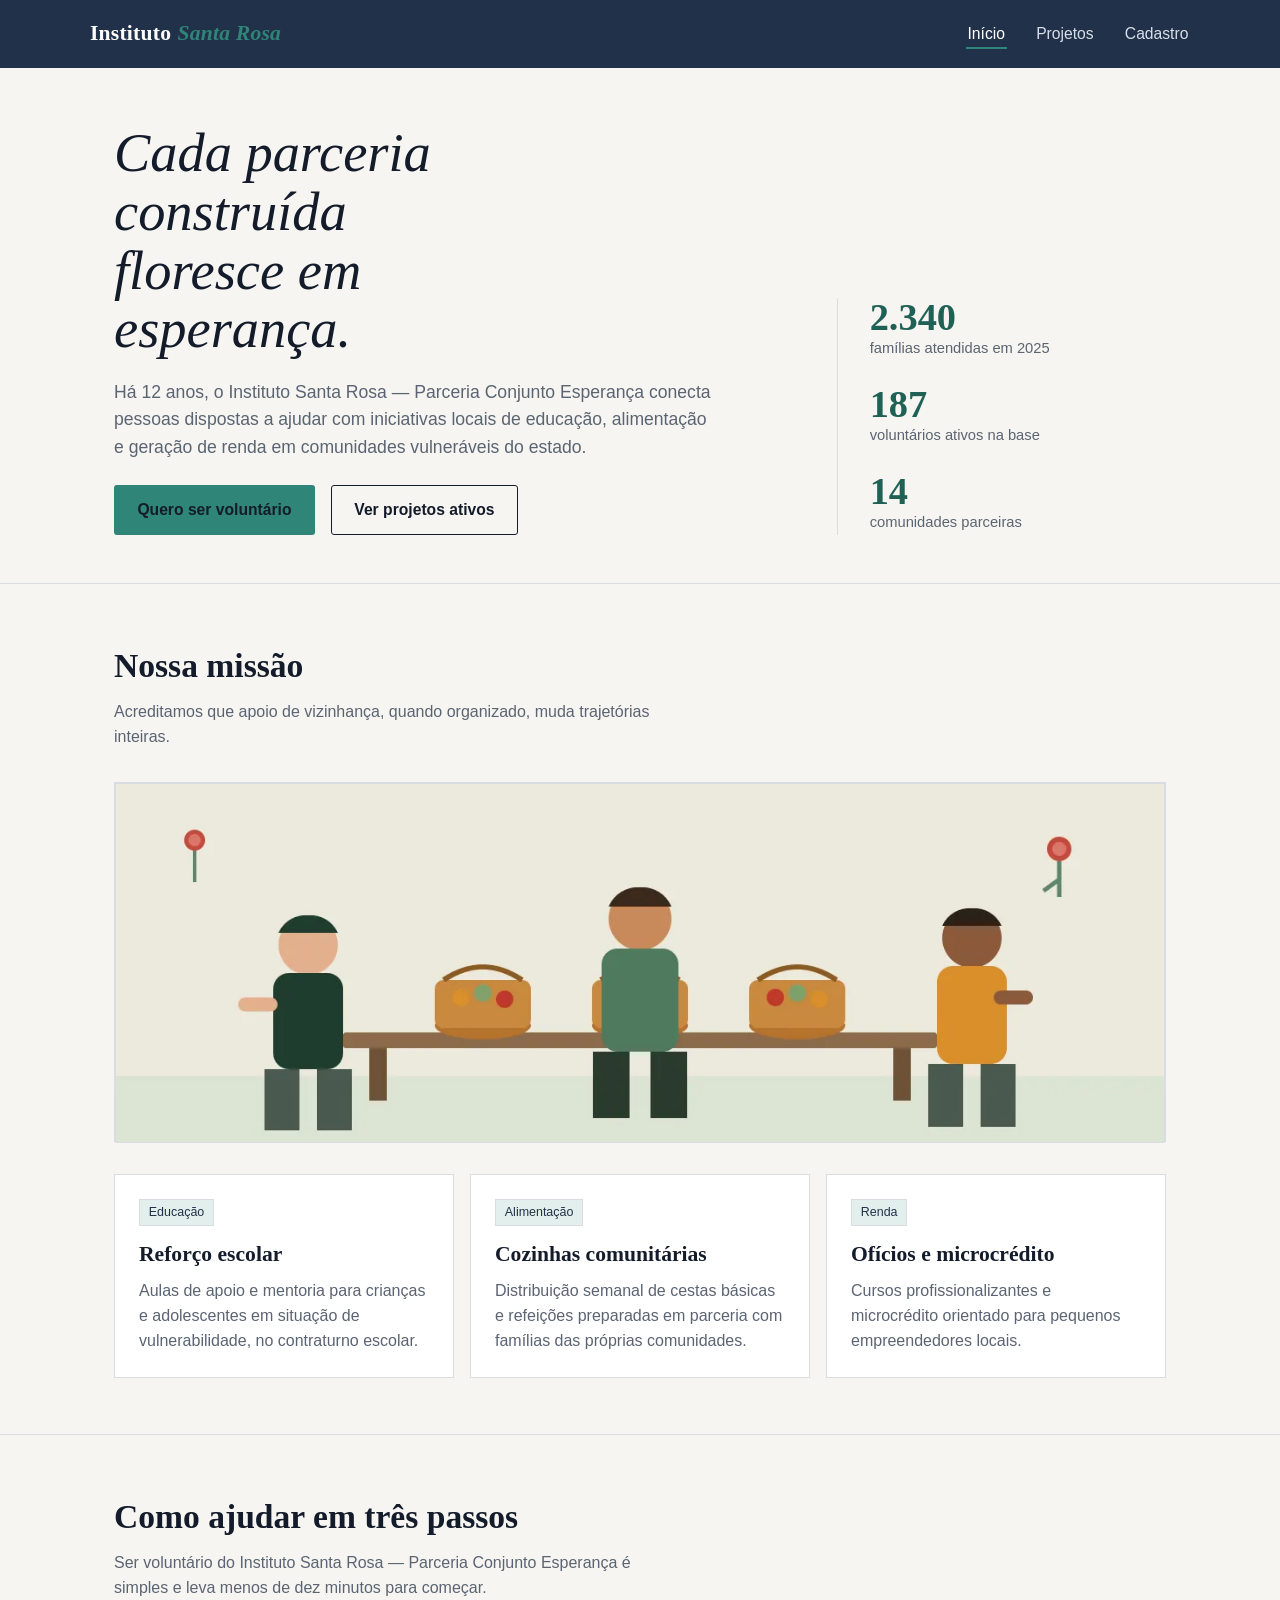
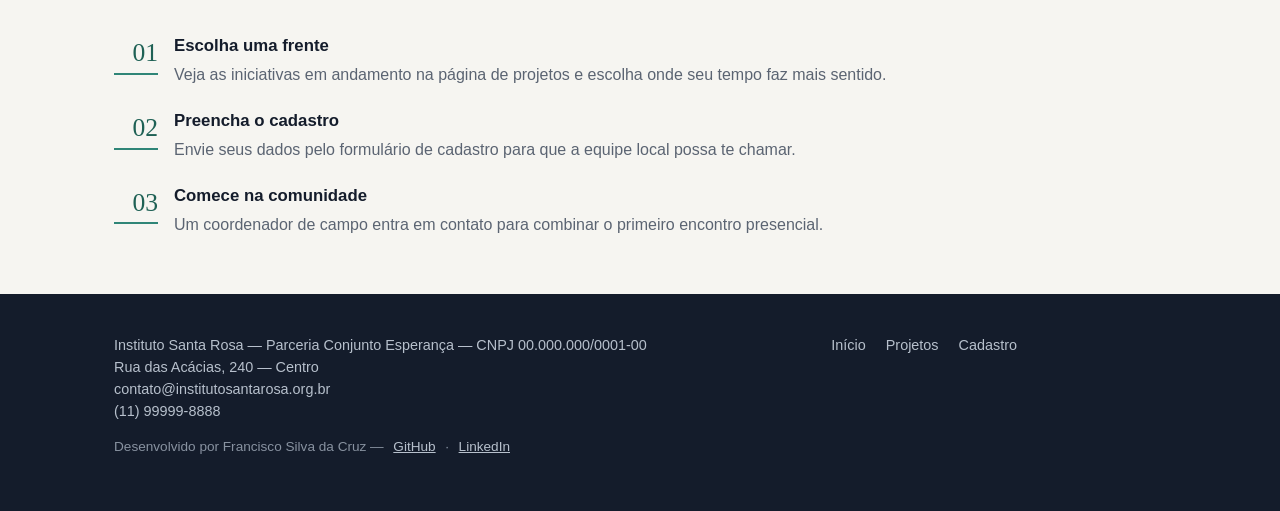
<file: Index.html>
<!DOCTYPE html>
<html lang="pt-BR">
<head>
<meta charset="UTF-8">
<meta name="viewport" content="width=device-width, initial-scale=1.0">
<title>Instituto Santa Rosa — plantando esperança</title>
<meta name="description" content="Instituto Santa Rosa — Parceria Conjunto Esperança é uma ONG que conecta apoiadores e voluntários a iniciativas solidárias em comunidades vulneráveis.">
<link rel="preconnect" href="https://fonts.googleapis.com">
<link href="https://fonts.googleapis.com/css2?family=Fraunces:ital,wght@0,500;0,600;1,500&family=Work+Sans:wght@400;500;600&display=swap" rel="stylesheet">
<link rel="stylesheet" href="style.css">
</head>
<body>

<header class="site-header">
  <div class="header-inner">
    <a href="index.html" class="brand">Instituto <span>Santa Rosa</span></a>
    <nav class="main-nav" aria-label="Navegação principal">
      <ul>
        <li><a href="index.html" aria-current="page">Início</a></li>
        <li><a href="projetos.html">Projetos</a></li>
        <li><a href="cadastro.html">Cadastro</a></li>
      </ul>
    </nav>
  </div>
</header>

<main>

  <section class="hero">
    <div class="wrap hero-grid">
      <div>
        <h1>Cada parceria construída floresce em esperança.</h1>
        <p class="lede">Há 12 anos, o Instituto Santa Rosa — Parceria Conjunto Esperança conecta pessoas dispostas a ajudar com iniciativas locais de educação, alimentação e geração de renda em comunidades vulneráveis do estado.</p>
        <div class="hero-actions">
          <a href="cadastro.html" class="btn btn-primary">Quero ser voluntário</a>
          <a href="projetos.html" class="btn btn-outline">Ver projetos ativos</a>
        </div>
      </div>
      <div class="stats">
        <div class="stat"><b>2.340</b><span>famílias atendidas em 2025</span></div>
        <div class="stat"><b>187</b><span>voluntários ativos na base</span></div>
        <div class="stat"><b>14</b><span>comunidades parceiras</span></div>
      </div>
    </div>
  </section>

  <section id="missao">
    <div class="wrap">
      <div class="section-head">
        <h2>Nossa missão</h2>
        <p>Acreditamos que apoio de vizinhança, quando organizado, muda trajetórias inteiras.</p>
      </div>
      <picture>
        <source srcset="images/comunidade.webp" type="image/webp">
        <img class="institutional-img" src="images/comunidade.jpg"
             alt="Ilustração de voluntários do Instituto Santa Rosa organizando cestas básicas em uma mesa comunitária">
      </picture>
      <div class="card-grid">
        <article class="card">
          <span class="tag">Educação</span>
          <h3>Reforço escolar</h3>
          <p>Aulas de apoio e mentoria para crianças e adolescentes em situação de vulnerabilidade, no contraturno escolar.</p>
        </article>
        <article class="card">
          <span class="tag">Alimentação</span>
          <h3>Cozinhas comunitárias</h3>
          <p>Distribuição semanal de cestas básicas e refeições preparadas em parceria com famílias das próprias comunidades.</p>
        </article>
        <article class="card">
          <span class="tag">Renda</span>
          <h3>Ofícios e microcrédito</h3>
          <p>Cursos profissionalizantes e microcrédito orientado para pequenos empreendedores locais.</p>
        </article>
      </div>
    </div>
  </section>

  <section id="como-ajudar">
    <div class="wrap">
      <div class="section-head">
        <h2>Como ajudar em três passos</h2>
        <p>Ser voluntário do Instituto Santa Rosa — Parceria Conjunto Esperança é simples e leva menos de dez minutos para começar.</p>
      </div>
      <ol class="steps">
        <li>
          <span class="num">01</span>
          <div>
            <h3>Escolha uma frente</h3>
            <p>Veja as iniciativas em andamento na página de projetos e escolha onde seu tempo faz mais sentido.</p>
          </div>
        </li>
        <li>
          <span class="num">02</span>
          <div>
            <h3>Preencha o cadastro</h3>
            <p>Envie seus dados pelo formulário de cadastro para que a equipe local possa te chamar.</p>
          </div>
        </li>
        <li>
          <span class="num">03</span>
          <div>
            <h3>Comece na comunidade</h3>
            <p>Um coordenador de campo entra em contato para combinar o primeiro encontro presencial.</p>
          </div>
        </li>
      </ol>
    </div>
  </section>

</main>

<footer class="site-footer">
  <div class="wrap footer-grid">
    <address>
      Instituto Santa Rosa — Parceria Conjunto Esperança — CNPJ 00.000.000/0001-00<br>
      Rua das Acácias, 240 — Centro<br>
      <a href="mailto:contato@institutosantarosa.org.br">contato@institutosantarosa.org.br</a><br>
      <a href="tel:+5511999998888">(11) 99999-8888</a>
    </address>
    <nav aria-label="Navegação do rodapé">
      <ul>
        <li><a href="index.html">Início</a></li>
        <li><a href="projetos.html">Projetos</a></li>
        <li><a href="cadastro.html">Cadastro</a></li>
      </ul>
    </nav>
  </div>
  <div class="wrap">
    <p class="footer-credit">Desenvolvido por Francisco Silva da Cruz —
      <a href="https://github.com/francisco-cruz2?tab=repositories" target="_blank" rel="noopener noreferrer">GitHub</a> ·
      <a href="https://www.linkedin.com/in/francisco-silva-da-cruz-501581310" target="_blank" rel="noopener noreferrer">LinkedIn</a>
    </p>
  </div>
</footer>

</body>
</html>
</file>
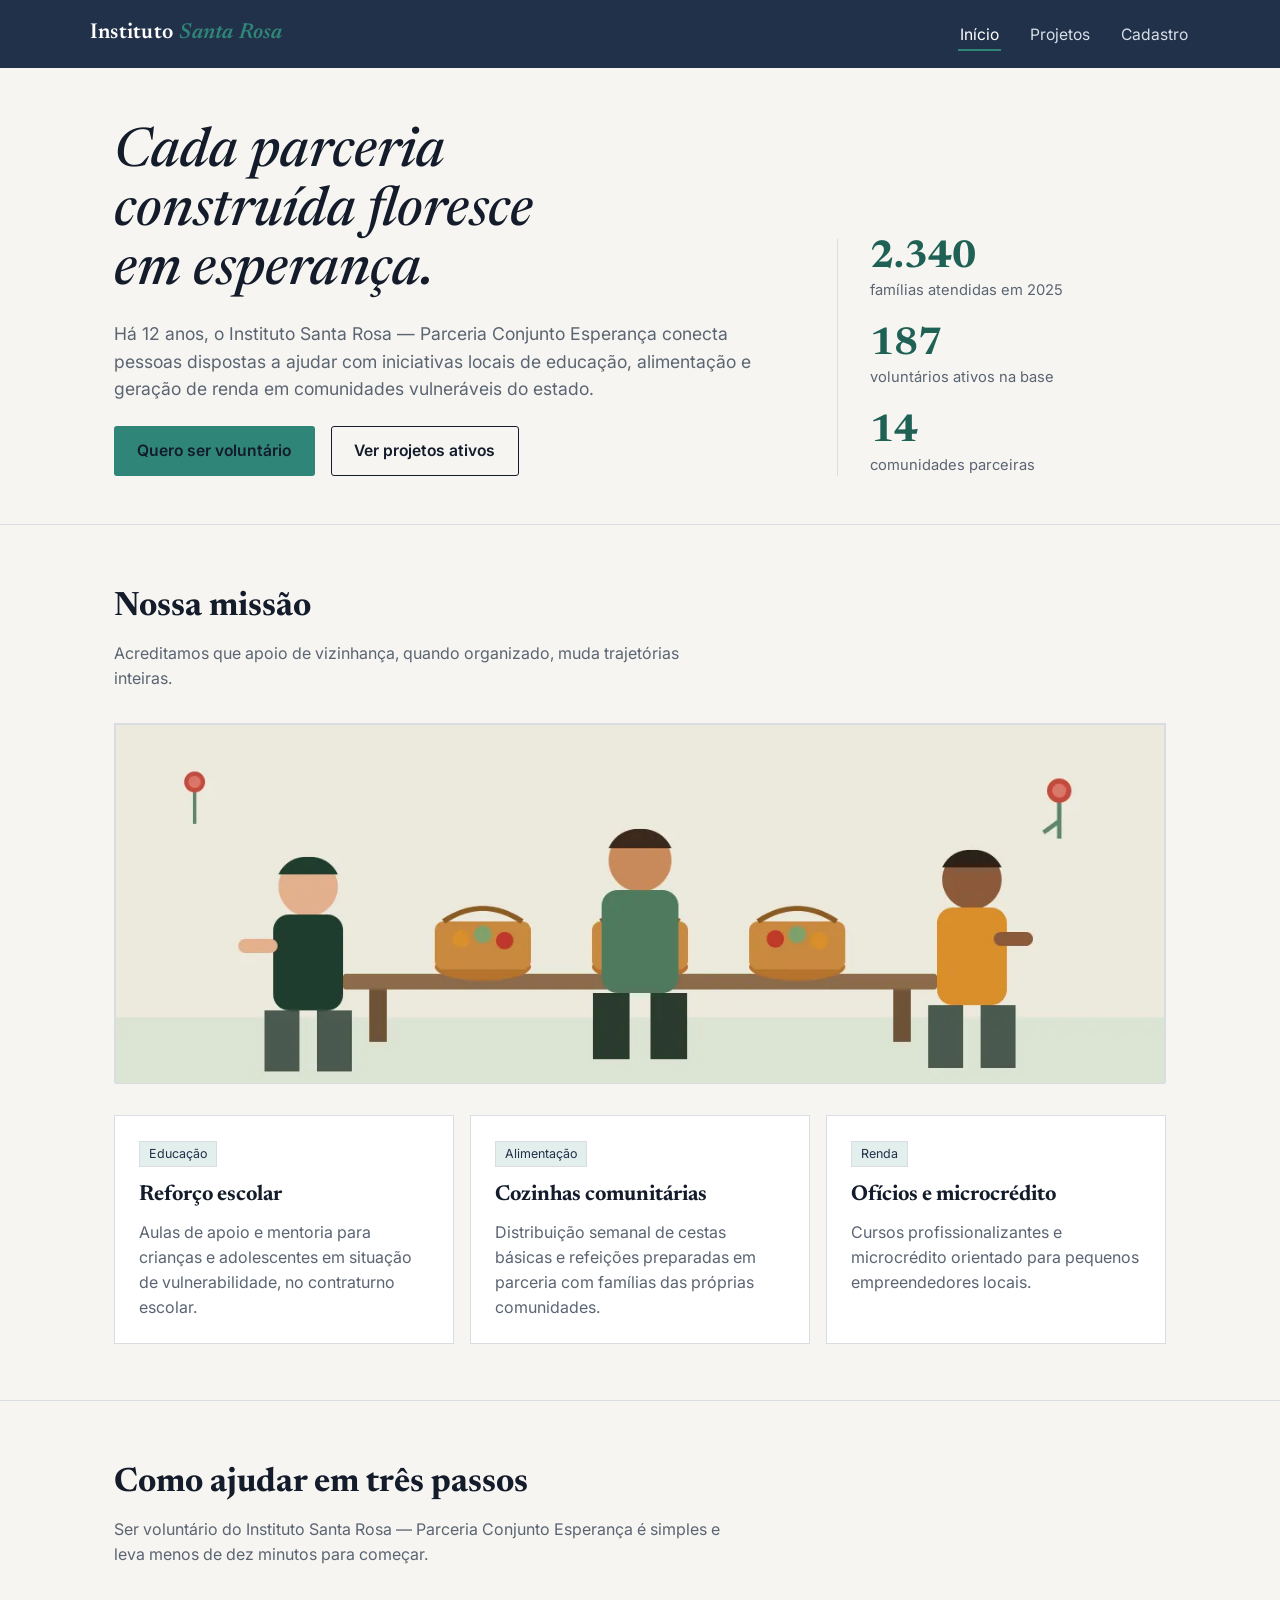
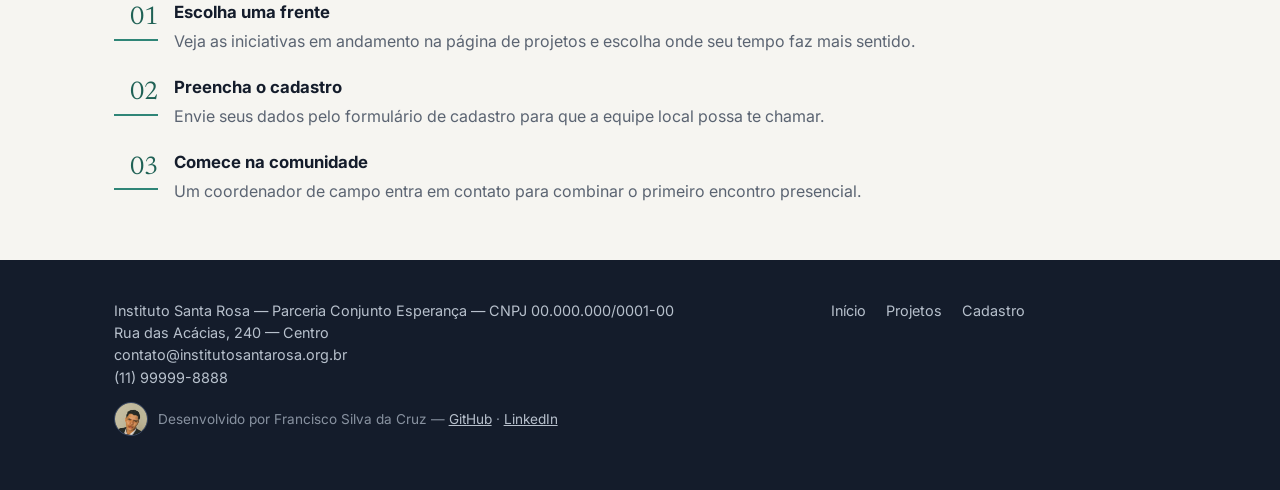
<file: index.html>
<!DOCTYPE html>
<html lang="pt-BR">
<head>
<meta charset="UTF-8">
<meta name="viewport" content="width=device-width, initial-scale=1.0">
<title>Instituto Santa Rosa — plantando esperança</title>
<meta name="description" content="Instituto Santa Rosa — Parceria Conjunto Esperança é uma ONG que conecta apoiadores e voluntários a iniciativas solidárias em comunidades vulneráveis.">
<link rel="preconnect" href="https://fonts.googleapis.com">
<link href="https://fonts.googleapis.com/css2?family=Newsreader:ital,wght@0,500;0,600;1,500;1,600&family=Inter:wght@400;500;600;700&display=swap" rel="stylesheet">
<link rel="stylesheet" href="style.css">
</head>
<body>

<header class="site-header">
  <div class="header-inner">
    <a href="index.html" class="brand">Instituto <span>Santa Rosa</span></a>
    <button class="nav-toggle" id="nav-toggle" type="button" aria-expanded="false" aria-controls="main-nav" aria-label="Abrir menu de navegação">
      <span></span><span></span><span></span>
    </button>
    <nav class="main-nav" id="main-nav" aria-label="Navegação principal">
      <ul>
        <li><a href="index.html" aria-current="page">Início</a></li>
        <li class="has-dropdown">
          <a href="projetos.html">Projetos</a>
          <ul class="dropdown">
            <li><a href="projetos.html#educacao">Educação</a></li>
            <li><a href="projetos.html#alimentacao">Alimentação</a></li>
            <li><a href="projetos.html#renda">Geração de renda</a></li>
          </ul>
        </li>
        <li><a href="cadastro.html">Cadastro</a></li>
      </ul>
    </nav>
  </div>
</header>

<main>

  <section class="hero">
    <div class="wrap hero-grid">
      <div>
        <h1>Cada parceria construída floresce em esperança.</h1>
        <p class="lede">Há 12 anos, o Instituto Santa Rosa — Parceria Conjunto Esperança conecta pessoas dispostas a ajudar com iniciativas locais de educação, alimentação e geração de renda em comunidades vulneráveis do estado.</p>
        <div class="hero-actions">
          <a href="cadastro.html" class="btn btn-primary">Quero ser voluntário</a>
          <a href="projetos.html" class="btn btn-outline">Ver projetos ativos</a>
        </div>
      </div>
      <div class="stats">
        <div class="stat"><b>2.340</b><span>famílias atendidas em 2025</span></div>
        <div class="stat"><b>187</b><span>voluntários ativos na base</span></div>
        <div class="stat"><b>14</b><span>comunidades parceiras</span></div>
      </div>
    </div>
  </section>

  <section id="missao">
    <div class="wrap">
      <div class="section-head">
        <h2>Nossa missão</h2>
        <p>Acreditamos que apoio de vizinhança, quando organizado, muda trajetórias inteiras.</p>
      </div>
      <picture>
        <source srcset="images/comunidade.webp" type="image/webp">
        <img class="institutional-img" src="images/comunidade.jpg"
             alt="Ilustração de voluntários do Instituto Santa Rosa organizando cestas básicas em uma mesa comunitária">
      </picture>
      <div class="card-grid">
        <article class="card">
          <span class="tag">Educação</span>
          <h3>Reforço escolar</h3>
          <p>Aulas de apoio e mentoria para crianças e adolescentes em situação de vulnerabilidade, no contraturno escolar.</p>
        </article>
        <article class="card">
          <span class="tag">Alimentação</span>
          <h3>Cozinhas comunitárias</h3>
          <p>Distribuição semanal de cestas básicas e refeições preparadas em parceria com famílias das próprias comunidades.</p>
        </article>
        <article class="card">
          <span class="tag">Renda</span>
          <h3>Ofícios e microcrédito</h3>
          <p>Cursos profissionalizantes e microcrédito orientado para pequenos empreendedores locais.</p>
        </article>
      </div>
    </div>
  </section>

  <section id="como-ajudar">
    <div class="wrap">
      <div class="section-head">
        <h2>Como ajudar em três passos</h2>
        <p>Ser voluntário do Instituto Santa Rosa — Parceria Conjunto Esperança é simples e leva menos de dez minutos para começar.</p>
      </div>
      <ol class="steps">
        <li>
          <span class="num">01</span>
          <div>
            <h3>Escolha uma frente</h3>
            <p>Veja as iniciativas em andamento na página de projetos e escolha onde seu tempo faz mais sentido.</p>
          </div>
        </li>
        <li>
          <span class="num">02</span>
          <div>
            <h3>Preencha o cadastro</h3>
            <p>Envie seus dados pelo formulário de cadastro para que a equipe local possa te chamar.</p>
          </div>
        </li>
        <li>
          <span class="num">03</span>
          <div>
            <h3>Comece na comunidade</h3>
            <p>Um coordenador de campo entra em contato para combinar o primeiro encontro presencial.</p>
          </div>
        </li>
      </ol>
    </div>
  </section>

</main>

<footer class="site-footer">
  <div class="wrap footer-grid">
    <address>
      Instituto Santa Rosa — Parceria Conjunto Esperança — CNPJ 00.000.000/0001-00<br>
      Rua das Acácias, 240 — Centro<br>
      <a href="mailto:contato@institutosantarosa.org.br">contato@institutosantarosa.org.br</a><br>
      <a href="tel:+5511999998888">(11) 99999-8888</a>
    </address>
    <nav aria-label="Navegação do rodapé">
      <ul>
        <li><a href="index.html">Início</a></li>
        <li><a href="projetos.html">Projetos</a></li>
        <li><a href="cadastro.html">Cadastro</a></li>
      </ul>
    </nav>
  </div>
  <div class="wrap">
    <p class="footer-credit">
      <img class="avatar" src="images/francisco-avatar.jpg" alt="Foto de Francisco Silva da Cruz, desenvolvedor do projeto">
      <span>Desenvolvido por Francisco Silva da Cruz —
        <a href="https://github.com/francisco-cruz2?tab=repositories" target="_blank" rel="noopener noreferrer">GitHub</a> ·
        <a href="https://www.linkedin.com/in/francisco-silva-da-cruz-501581310" target="_blank" rel="noopener noreferrer">LinkedIn</a>
      </span>
    </p>
  </div>
</footer>

<script src="script.js"></script>
</body>
</html>
</file>
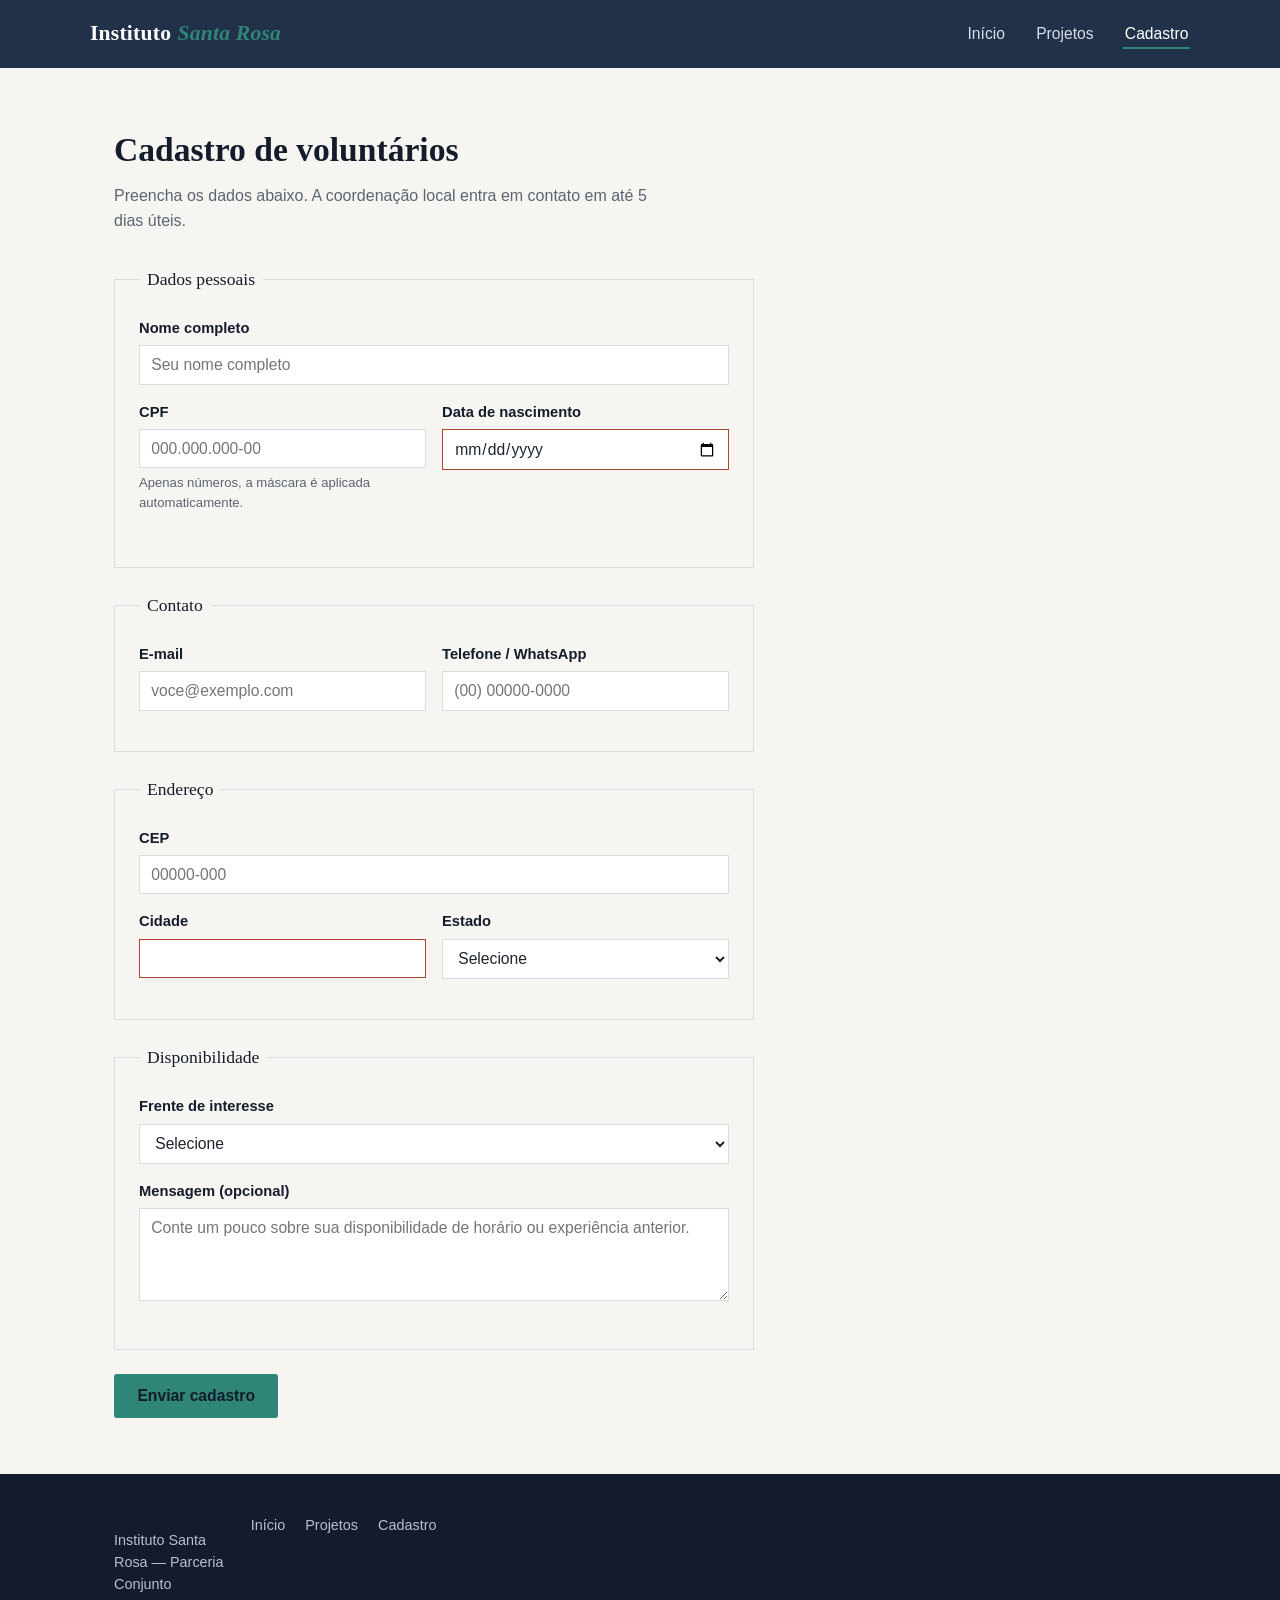
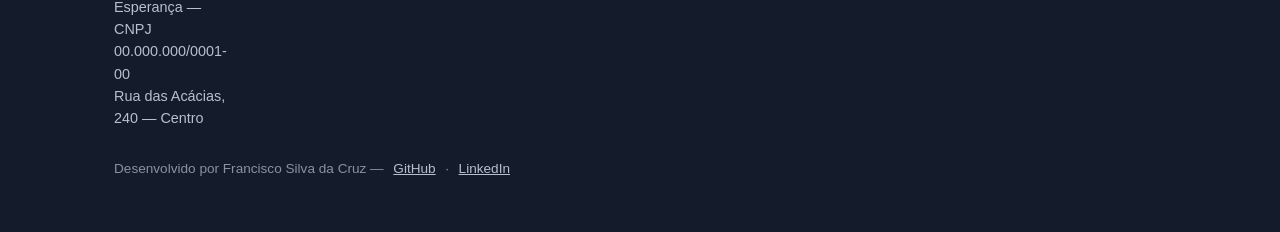
<file: cadastro-1.html>
<!DOCTYPE html>
<html lang="pt-BR">
<head>
<meta charset="UTF-8">
<meta name="viewport" content="width=device-width, initial-scale=1.0">
<title>Cadastro de voluntários — Instituto Santa Rosa</title>
<meta name="description" content="Cadastre-se como voluntário do Instituto Santa Rosa — Parceria Conjunto Esperança.">
<link rel="preconnect" href="https://fonts.googleapis.com">
<link href="https://fonts.googleapis.com/css2?family=Fraunces:ital,wght@0,500;0,600;1,500&family=Work+Sans:wght@400;500;600&display=swap" rel="stylesheet">
<link rel="stylesheet" href="style.css">
</head>
<body>

<header class="site-header">
  <div class="header-inner">
    <a href="index.html" class="brand">Instituto <span>Santa Rosa</span></a>
    <nav class="main-nav" aria-label="Navegação principal">
      <ul>
        <li><a href="index.html">Início</a></li>
        <li><a href="projetos.html">Projetos</a></li>
        <li><a href="cadastro.html" aria-current="page">Cadastro</a></li>
      </ul>
    </nav>
  </div>
</header>

<main>
  <section>
    <div class="wrap">
      <div class="section-head">
        <h2>Cadastro de voluntários</h2>
        <p>Preencha os dados abaixo. A coordenação local entra em contato em até 5 dias úteis.</p>
      </div>

      <div class="form-shell">

        <div class="form-status" id="form-status" role="status" aria-live="polite">
          Cadastro enviado com sucesso! Em breve entraremos em contato.
        </div>

        <form id="cadastro-form" novalidate>

          <fieldset>
            <legend>Dados pessoais</legend>

            <div class="field">
              <label for="nome">Nome completo</label>
              <input type="text" id="nome" name="nome" required minlength="3"
                     autocomplete="name" placeholder="Seu nome completo">
              <p class="error-msg">Informe seu nome completo (mínimo 3 caracteres).</p>
            </div>

            <div class="two-col">
              <div class="field">
                <label for="cpf">CPF</label>
                <input type="text" id="cpf" name="cpf" required inputmode="numeric"
                       placeholder="000.000.000-00" maxlength="14"
                       pattern="\d{3}\.\d{3}\.\d{3}-\d{2}" autocomplete="off">
                <p class="hint">Apenas números, a máscara é aplicada automaticamente.</p>
                <p class="error-msg">Digite um CPF válido no formato 000.000.000-00.</p>
              </div>

              <div class="field">
                <label for="nascimento">Data de nascimento</label>
                <input type="date" id="nascimento" name="nascimento" required
                       autocomplete="bday">
                <p class="error-msg">Informe sua data de nascimento.</p>
              </div>
            </div>
          </fieldset>

          <fieldset>
            <legend>Contato</legend>

            <div class="two-col">
              <div class="field">
                <label for="email">E-mail</label>
                <input type="email" id="email" name="email" required
                       autocomplete="email" placeholder="voce@exemplo.com">
                <p class="error-msg">Informe um e-mail válido.</p>
              </div>

              <div class="field">
                <label for="telefone">Telefone / WhatsApp</label>
                <input type="tel" id="telefone" name="telefone" required inputmode="numeric"
                       placeholder="(00) 00000-0000" maxlength="15"
                       pattern="\(\d{2}\) \d{4,5}-\d{4}" autocomplete="tel">
                <p class="error-msg">Digite um telefone válido no formato (00) 00000-0000.</p>
              </div>
            </div>
          </fieldset>

          <fieldset>
            <legend>Endereço</legend>

            <div class="field">
              <label for="cep">CEP</label>
              <input type="text" id="cep" name="cep" required inputmode="numeric"
                     placeholder="00000-000" maxlength="9"
                     pattern="\d{5}-\d{3}" autocomplete="postal-code">
              <p class="error-msg">Digite um CEP válido no formato 00000-000.</p>
            </div>

            <div class="two-col">
              <div class="field">
                <label for="cidade">Cidade</label>
                <input type="text" id="cidade" name="cidade" required
                       autocomplete="address-level2">
                <p class="error-msg">Informe sua cidade.</p>
              </div>

              <div class="field">
                <label for="estado">Estado</label>
                <select id="estado" name="estado" required autocomplete="address-level1">
                  <option value="">Selecione</option>
                  <option>AC</option><option>AL</option><option>AP</option><option>AM</option>
                  <option>BA</option><option>CE</option><option>DF</option><option>ES</option>
                  <option>GO</option><option>MA</option><option>MT</option><option>MS</option>
                  <option>MG</option><option>PA</option><option>PB</option><option>PR</option>
                  <option>PE</option><option>PI</option><option>RJ</option><option>RN</option>
                  <option>RS</option><option>RO</option><option>RR</option><option>SC</option>
                  <option>SP</option><option>SE</option><option>TO</option>
                </select>
                <p class="error-msg">Selecione seu estado.</p>
              </div>
            </div>
          </fieldset>

          <fieldset>
            <legend>Disponibilidade</legend>

            <div class="field">
              <label for="frente">Frente de interesse</label>
              <select id="frente" name="frente" required>
                <option value="">Selecione</option>
                <option>Educação — reforço escolar</option>
                <option>Alimentação — cozinha comunitária</option>
                <option>Geração de renda — oficinas</option>
                <option>Ainda não sei, quero orientação</option>
              </select>
              <p class="error-msg">Selecione uma frente de interesse.</p>
            </div>

            <div class="field">
              <label for="mensagem">Mensagem (opcional)</label>
              <textarea id="mensagem" name="mensagem" rows="4"
                        placeholder="Conte um pouco sobre sua disponibilidade de horário ou experiência anterior."></textarea>
            </div>
          </fieldset>

          <button type="submit" class="btn btn-primary">Enviar cadastro</button>
        </form>
      </div>
    </div>
  </section>
</main>

<footer class="site-footer">
  <div class="wrap footer-grid">
    <p>Instituto Santa Rosa — Parceria Conjunto Esperança — CNPJ 00.000.000/0001-00<br>Rua das Acácias, 240 — Centro</p>
    <nav aria-label="Navegação do rodapé">
      <ul>
        <li><a href="index.html">Início</a></li>
        <li><a href="projetos.html">Projetos</a></li>
        <li><a href="cadastro.html">Cadastro</a></li>
      </ul>
    </nav>
  </div>
  <div class="wrap">
    <p class="footer-credit">Desenvolvido por Francisco Silva da Cruz —
      <a href="https://github.com/francisco-cruz2?tab=repositories" target="_blank" rel="noopener noreferrer">GitHub</a> ·
      <a href="https://www.linkedin.com/in/francisco-silva-da-cruz-501581310" target="_blank" rel="noopener noreferrer">LinkedIn</a>
    </p>
  </div>
</footer>

<script src="script.js"></script>
</body>
</html>
</file>
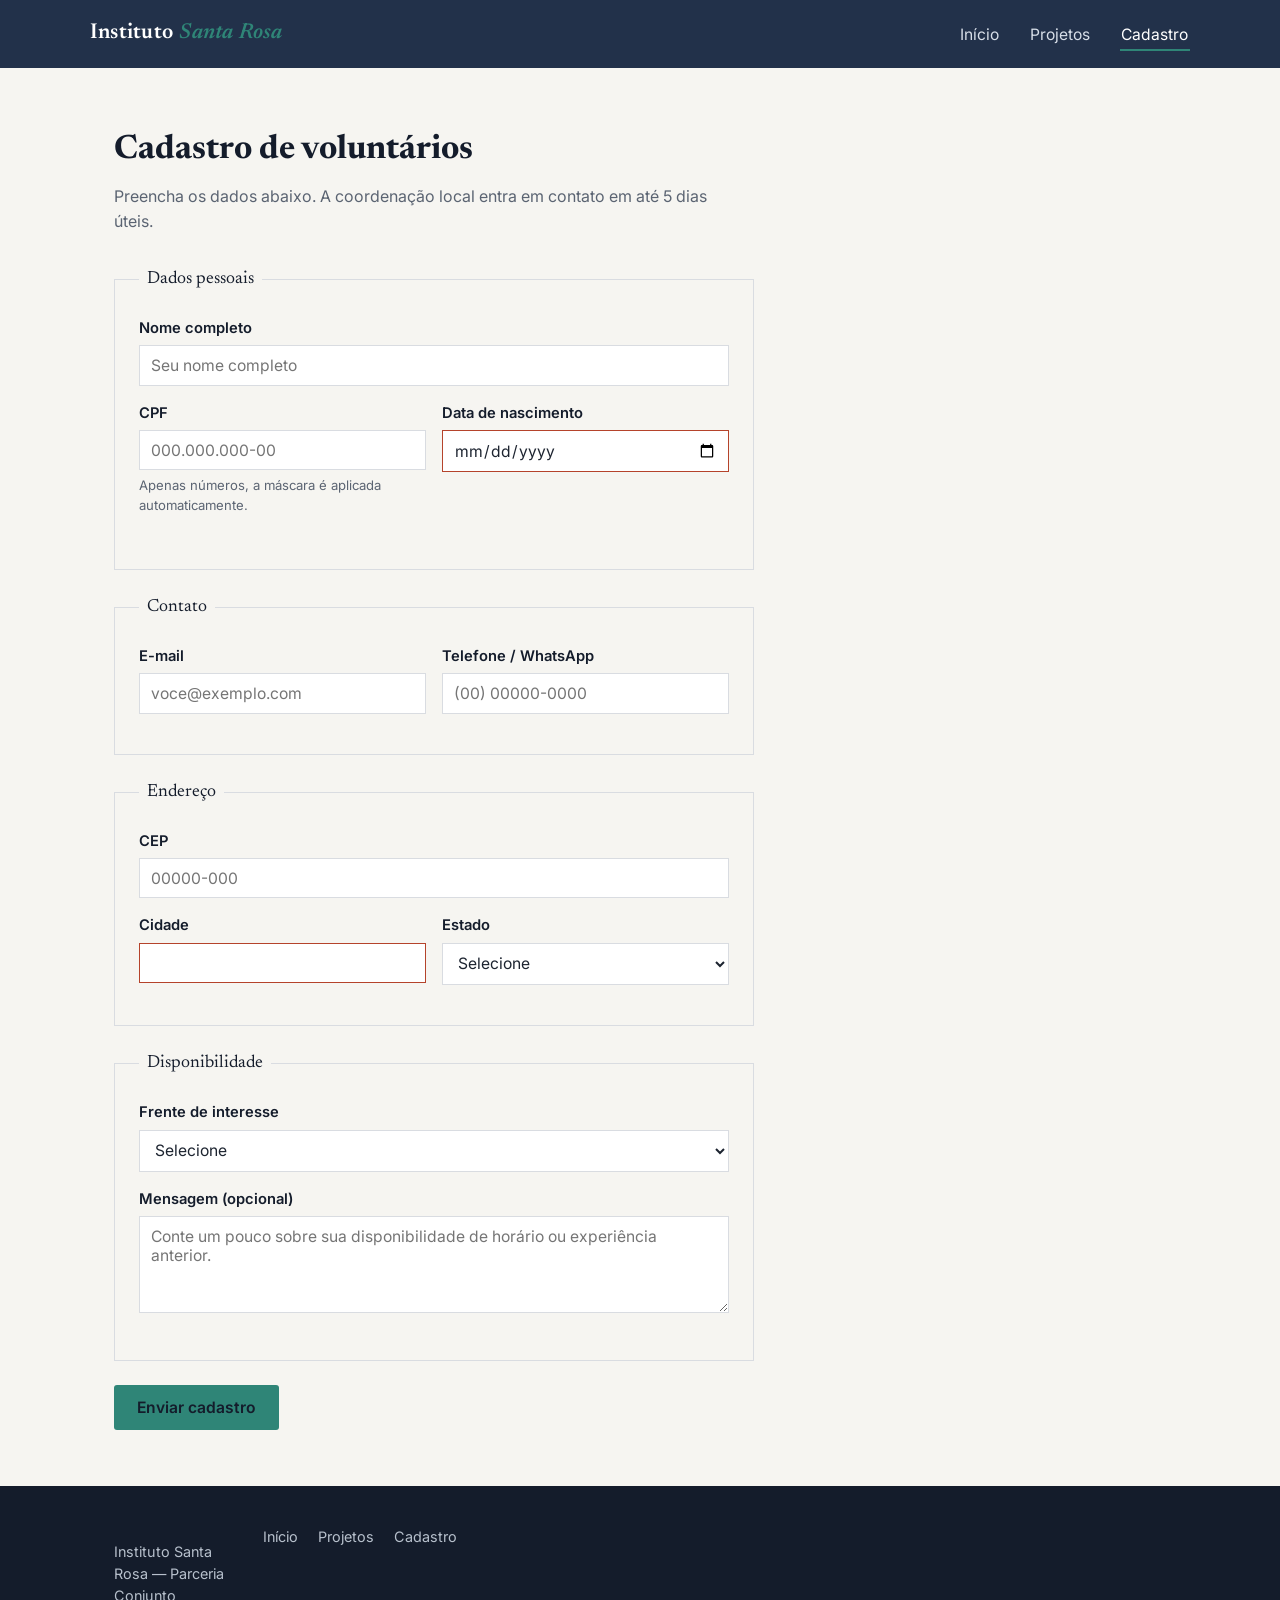
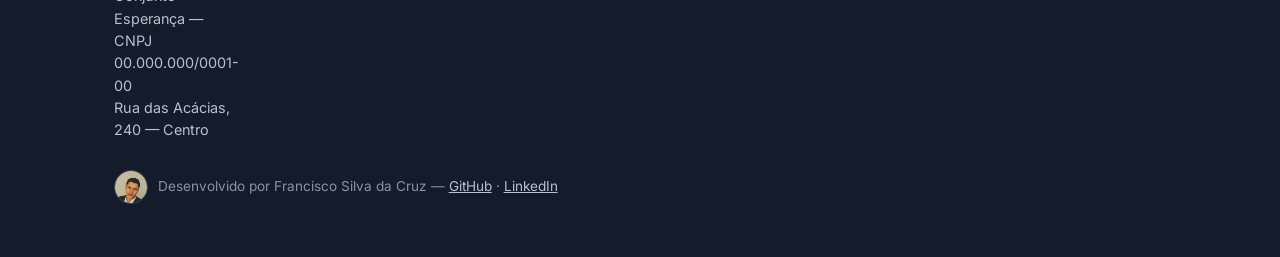
<file: cadastro.html>
<!DOCTYPE html>
<html lang="pt-BR">
<head>
<meta charset="UTF-8">
<meta name="viewport" content="width=device-width, initial-scale=1.0">
<title>Cadastro de voluntários — Instituto Santa Rosa</title>
<meta name="description" content="Cadastre-se como voluntário do Instituto Santa Rosa — Parceria Conjunto Esperança.">
<link rel="preconnect" href="https://fonts.googleapis.com">
<link href="https://fonts.googleapis.com/css2?family=Newsreader:ital,wght@0,500;0,600;1,500;1,600&family=Inter:wght@400;500;600;700&display=swap" rel="stylesheet">
<link rel="stylesheet" href="style.css">
</head>
<body>

<header class="site-header">
  <div class="header-inner">
    <a href="index.html" class="brand">Instituto <span>Santa Rosa</span></a>
    <nav class="main-nav" aria-label="Navegação principal">
      <ul>
        <li><a href="index.html">Início</a></li>
        <li><a href="projetos.html">Projetos</a></li>
        <li><a href="cadastro.html" aria-current="page">Cadastro</a></li>
      </ul>
    </nav>
  </div>
</header>

<main>
  <section>
    <div class="wrap">
      <div class="section-head">
        <h1>Cadastro de voluntários</h1>
        <p>Preencha os dados abaixo. A coordenação local entra em contato em até 5 dias úteis.</p>
      </div>

      <div class="form-shell">

        <div class="form-status" id="form-status" role="status" aria-live="polite">
          Cadastro enviado com sucesso! Em breve entraremos em contato.
        </div>

        <form id="cadastro-form" novalidate>

          <fieldset>
            <legend>Dados pessoais</legend>

            <div class="field">
              <label for="nome">Nome completo</label>
              <input type="text" id="nome" name="nome" required minlength="3"
                     autocomplete="name" placeholder="Seu nome completo">
              <p class="error-msg">Informe seu nome completo (mínimo 3 caracteres).</p>
            </div>

            <div class="two-col">
              <div class="field">
                <label for="cpf">CPF</label>
                <input type="text" id="cpf" name="cpf" required inputmode="numeric"
                       placeholder="000.000.000-00" maxlength="14"
                       pattern="\d{3}\.\d{3}\.\d{3}-\d{2}" autocomplete="off">
                <p class="hint">Apenas números, a máscara é aplicada automaticamente.</p>
                <p class="error-msg">Digite um CPF válido no formato 000.000.000-00.</p>
              </div>

              <div class="field">
                <label for="nascimento">Data de nascimento</label>
                <input type="date" id="nascimento" name="nascimento" required
                       autocomplete="bday">
                <p class="error-msg">Informe sua data de nascimento.</p>
              </div>
            </div>
          </fieldset>

          <fieldset>
            <legend>Contato</legend>

            <div class="two-col">
              <div class="field">
                <label for="email">E-mail</label>
                <input type="email" id="email" name="email" required
                       autocomplete="email" placeholder="voce@exemplo.com">
                <p class="error-msg">Informe um e-mail válido.</p>
              </div>

              <div class="field">
                <label for="telefone">Telefone / WhatsApp</label>
                <input type="tel" id="telefone" name="telefone" required inputmode="numeric"
                       placeholder="(00) 00000-0000" maxlength="15"
                       pattern="\(\d{2}\) \d{4,5}-\d{4}" autocomplete="tel">
                <p class="error-msg">Digite um telefone válido no formato (00) 00000-0000.</p>
              </div>
            </div>
          </fieldset>

          <fieldset>
            <legend>Endereço</legend>

            <div class="field">
              <label for="cep">CEP</label>
              <input type="text" id="cep" name="cep" required inputmode="numeric"
                     placeholder="00000-000" maxlength="9"
                     pattern="\d{5}-\d{3}" autocomplete="postal-code">
              <p class="error-msg">Digite um CEP válido no formato 00000-000.</p>
            </div>

            <div class="two-col">
              <div class="field">
                <label for="cidade">Cidade</label>
                <input type="text" id="cidade" name="cidade" required
                       autocomplete="address-level2">
                <p class="error-msg">Informe sua cidade.</p>
              </div>

              <div class="field">
                <label for="estado">Estado</label>
                <select id="estado" name="estado" required autocomplete="address-level1">
                  <option value="">Selecione</option>
                  <option>AC</option><option>AL</option><option>AP</option><option>AM</option>
                  <option>BA</option><option>CE</option><option>DF</option><option>ES</option>
                  <option>GO</option><option>MA</option><option>MT</option><option>MS</option>
                  <option>MG</option><option>PA</option><option>PB</option><option>PR</option>
                  <option>PE</option><option>PI</option><option>RJ</option><option>RN</option>
                  <option>RS</option><option>RO</option><option>RR</option><option>SC</option>
                  <option>SP</option><option>SE</option><option>TO</option>
                </select>
                <p class="error-msg">Selecione seu estado.</p>
              </div>
            </div>
          </fieldset>

          <fieldset>
            <legend>Disponibilidade</legend>

            <div class="field">
              <label for="frente">Frente de interesse</label>
              <select id="frente" name="frente" required>
                <option value="">Selecione</option>
                <option>Educação — reforço escolar</option>
                <option>Alimentação — cozinha comunitária</option>
                <option>Geração de renda — oficinas</option>
                <option>Ainda não sei, quero orientação</option>
              </select>
              <p class="error-msg">Selecione uma frente de interesse.</p>
            </div>

            <div class="field">
              <label for="mensagem">Mensagem (opcional)</label>
              <textarea id="mensagem" name="mensagem" rows="4"
                        placeholder="Conte um pouco sobre sua disponibilidade de horário ou experiência anterior."></textarea>
            </div>
          </fieldset>

          <button type="submit" class="btn btn-primary">Enviar cadastro</button>
        </form>
      </div>
    </div>
  </section>
</main>

<footer class="site-footer">
  <div class="wrap footer-grid">
    <p>Instituto Santa Rosa — Parceria Conjunto Esperança — CNPJ 00.000.000/0001-00<br>Rua das Acácias, 240 — Centro</p>
    <nav aria-label="Navegação do rodapé">
      <ul>
        <li><a href="index.html">Início</a></li>
        <li><a href="projetos.html">Projetos</a></li>
        <li><a href="cadastro.html">Cadastro</a></li>
      </ul>
    </nav>
  </div>
  <div class="wrap">
    <p class="footer-credit">
      <img class="avatar" src="images/francisco-avatar.jpg" alt="Foto de Francisco Silva da Cruz, desenvolvedor do projeto">
      <span>Desenvolvido por Francisco Silva da Cruz —
        <a href="https://github.com/francisco-cruz2?tab=repositories" target="_blank" rel="noopener noreferrer">GitHub</a> ·
        <a href="https://www.linkedin.com/in/francisco-silva-da-cruz-501581310" target="_blank" rel="noopener noreferrer">LinkedIn</a>
      </span>
    </p>
  </div>
</footer>

<script src="script.js"></script>
</body>
</html>
</file>
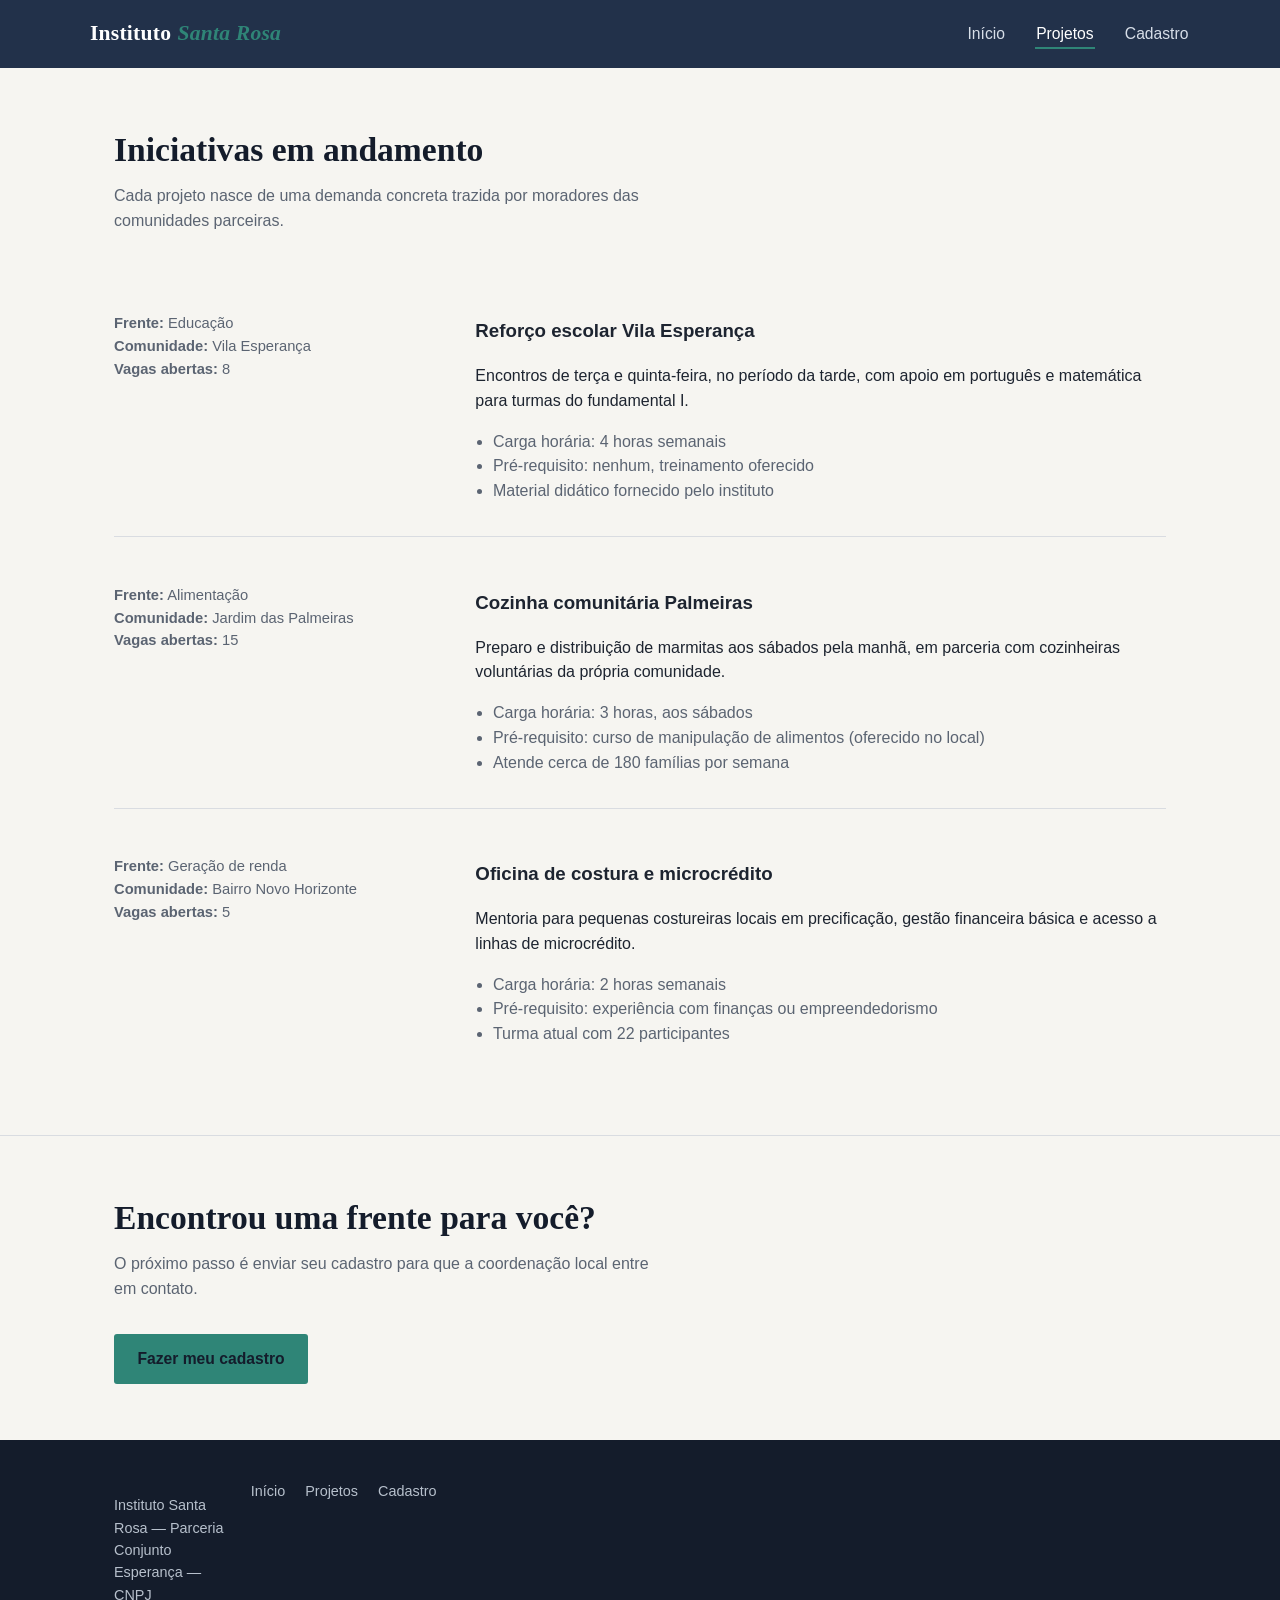
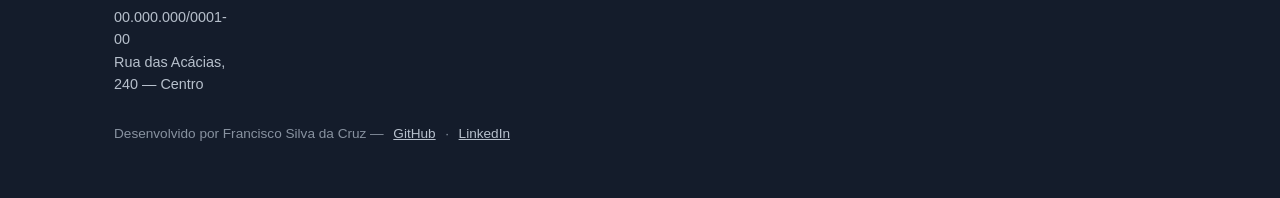
<file: projetos-1.html>
<!DOCTYPE html>
<html lang="pt-BR">
<head>
<meta charset="UTF-8">
<meta name="viewport" content="width=device-width, initial-scale=1.0">
<title>Projetos — Instituto Santa Rosa</title>
<meta name="description" content="Conheça as iniciativas solidárias em andamento no Instituto Santa Rosa — Parceria Conjunto Esperança.">
<link rel="preconnect" href="https://fonts.googleapis.com">
<link href="https://fonts.googleapis.com/css2?family=Fraunces:ital,wght@0,500;0,600;1,500&family=Work+Sans:wght@400;500;600&display=swap" rel="stylesheet">
<link rel="stylesheet" href="style.css">
</head>
<body>

<header class="site-header">
  <div class="header-inner">
    <a href="index.html" class="brand">Instituto <span>Santa Rosa</span></a>
    <nav class="main-nav" aria-label="Navegação principal">
      <ul>
        <li><a href="index.html">Início</a></li>
        <li><a href="projetos.html" aria-current="page">Projetos</a></li>
        <li><a href="cadastro.html">Cadastro</a></li>
      </ul>
    </nav>
  </div>
</header>

<main>

  <section>
    <div class="wrap">
      <div class="section-head">
        <h2>Iniciativas em andamento</h2>
        <p>Cada projeto nasce de uma demanda concreta trazida por moradores das comunidades parceiras.</p>
      </div>

      <article class="project">
        <div class="meta">
          <p><strong>Frente:</strong> Educação<br>
          <strong>Comunidade:</strong> Vila Esperança<br>
          <strong>Vagas abertas:</strong> 8</p>
        </div>
        <div>
          <h3>Reforço escolar Vila Esperança</h3>
          <p>Encontros de terça e quinta-feira, no período da tarde, com apoio em português e matemática para turmas do fundamental I.</p>
          <ul>
            <li>Carga horária: 4 horas semanais</li>
            <li>Pré-requisito: nenhum, treinamento oferecido</li>
            <li>Material didático fornecido pelo instituto</li>
          </ul>
        </div>
      </article>

      <article class="project">
        <div class="meta">
          <p><strong>Frente:</strong> Alimentação<br>
          <strong>Comunidade:</strong> Jardim das Palmeiras<br>
          <strong>Vagas abertas:</strong> 15</p>
        </div>
        <div>
          <h3>Cozinha comunitária Palmeiras</h3>
          <p>Preparo e distribuição de marmitas aos sábados pela manhã, em parceria com cozinheiras voluntárias da própria comunidade.</p>
          <ul>
            <li>Carga horária: 3 horas, aos sábados</li>
            <li>Pré-requisito: curso de manipulação de alimentos (oferecido no local)</li>
            <li>Atende cerca de 180 famílias por semana</li>
          </ul>
        </div>
      </article>

      <article class="project">
        <div class="meta">
          <p><strong>Frente:</strong> Geração de renda<br>
          <strong>Comunidade:</strong> Bairro Novo Horizonte<br>
          <strong>Vagas abertas:</strong> 5</p>
        </div>
        <div>
          <h3>Oficina de costura e microcrédito</h3>
          <p>Mentoria para pequenas costureiras locais em precificação, gestão financeira básica e acesso a linhas de microcrédito.</p>
          <ul>
            <li>Carga horária: 2 horas semanais</li>
            <li>Pré-requisito: experiência com finanças ou empreendedorismo</li>
            <li>Turma atual com 22 participantes</li>
          </ul>
        </div>
      </article>

    </div>
  </section>

  <section>
    <div class="wrap">
      <div class="section-head">
        <h2>Encontrou uma frente para você?</h2>
        <p>O próximo passo é enviar seu cadastro para que a coordenação local entre em contato.</p>
      </div>
      <a href="cadastro.html" class="btn btn-primary">Fazer meu cadastro</a>
    </div>
  </section>

</main>

<footer class="site-footer">
  <div class="wrap footer-grid">
    <p>Instituto Santa Rosa — Parceria Conjunto Esperança — CNPJ 00.000.000/0001-00<br>Rua das Acácias, 240 — Centro</p>
    <nav aria-label="Navegação do rodapé">
      <ul>
        <li><a href="index.html">Início</a></li>
        <li><a href="projetos.html">Projetos</a></li>
        <li><a href="cadastro.html">Cadastro</a></li>
      </ul>
    </nav>
  </div>
  <div class="wrap">
    <p class="footer-credit">Desenvolvido por Francisco Silva da Cruz —
      <a href="https://github.com/francisco-cruz2?tab=repositories" target="_blank" rel="noopener noreferrer">GitHub</a> ·
      <a href="https://www.linkedin.com/in/francisco-silva-da-cruz-501581310" target="_blank" rel="noopener noreferrer">LinkedIn</a>
    </p>
  </div>
</footer>

</body>
</html>
</file>
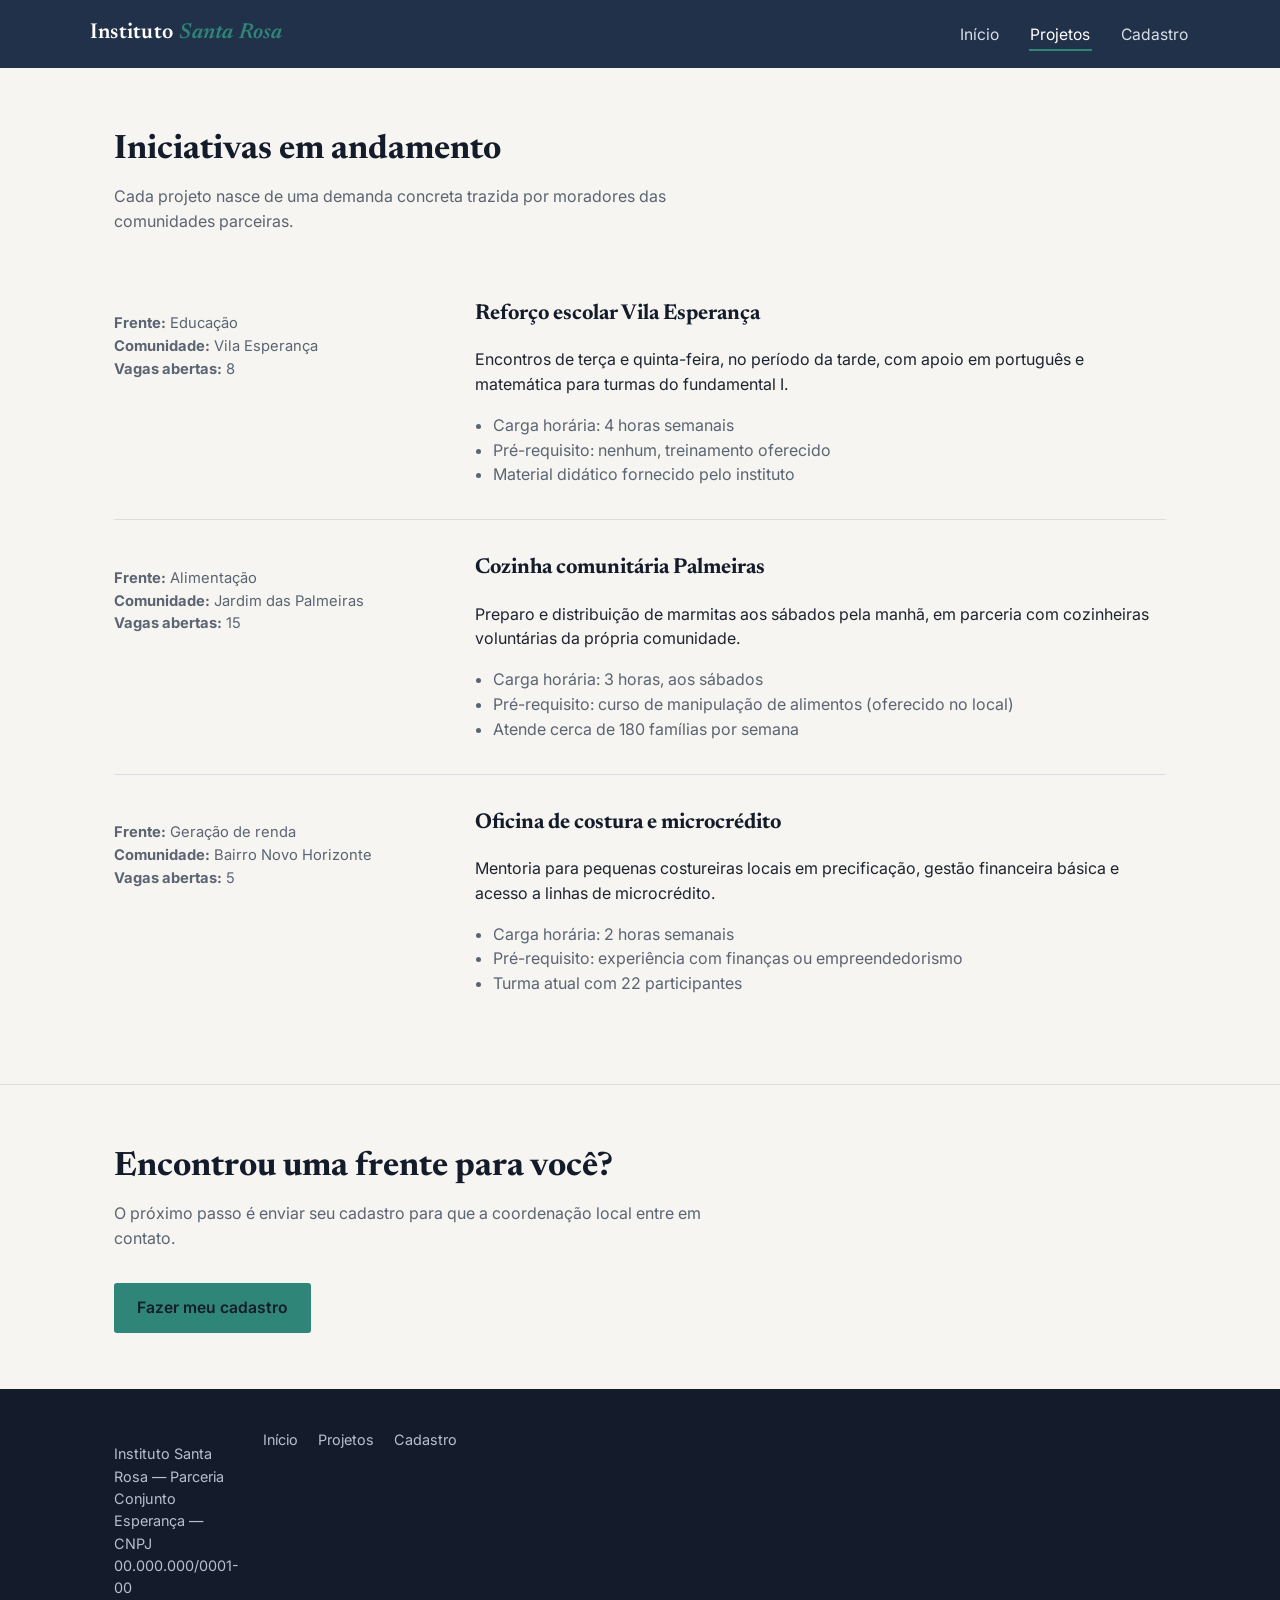
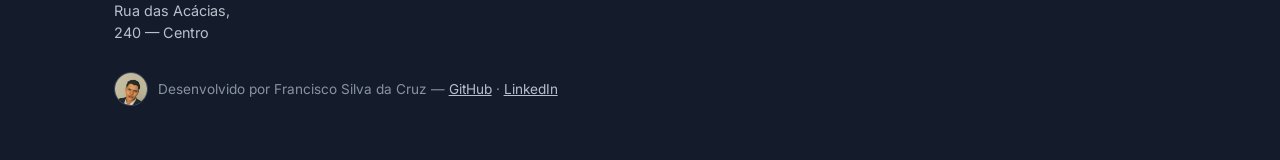
<file: projetos.html>
<!DOCTYPE html>
<html lang="pt-BR">
<head>
<meta charset="UTF-8">
<meta name="viewport" content="width=device-width, initial-scale=1.0">
<title>Projetos — Instituto Santa Rosa</title>
<meta name="description" content="Conheça as iniciativas solidárias em andamento no Instituto Santa Rosa — Parceria Conjunto Esperança.">
<link rel="preconnect" href="https://fonts.googleapis.com">
<link href="https://fonts.googleapis.com/css2?family=Newsreader:ital,wght@0,500;0,600;1,500;1,600&family=Inter:wght@400;500;600;700&display=swap" rel="stylesheet">
<link rel="stylesheet" href="style.css">
</head>
<body>

<header class="site-header">
  <div class="header-inner">
    <a href="index.html" class="brand">Instituto <span>Santa Rosa</span></a>
    <nav class="main-nav" aria-label="Navegação principal">
      <ul>
        <li><a href="index.html">Início</a></li>
        <li><a href="projetos.html" aria-current="page">Projetos</a></li>
        <li><a href="cadastro.html">Cadastro</a></li>
      </ul>
    </nav>
  </div>
</header>

<main>

  <section>
    <div class="wrap">
      <div class="section-head">
        <h1>Iniciativas em andamento</h1>
        <p>Cada projeto nasce de uma demanda concreta trazida por moradores das comunidades parceiras.</p>
      </div>

      <article class="project">
        <div class="meta">
          <p><strong>Frente:</strong> Educação<br>
          <strong>Comunidade:</strong> Vila Esperança<br>
          <strong>Vagas abertas:</strong> 8</p>
        </div>
        <div>
          <h2>Reforço escolar Vila Esperança</h2>
          <p>Encontros de terça e quinta-feira, no período da tarde, com apoio em português e matemática para turmas do fundamental I.</p>
          <ul>
            <li>Carga horária: 4 horas semanais</li>
            <li>Pré-requisito: nenhum, treinamento oferecido</li>
            <li>Material didático fornecido pelo instituto</li>
          </ul>
        </div>
      </article>

      <article class="project">
        <div class="meta">
          <p><strong>Frente:</strong> Alimentação<br>
          <strong>Comunidade:</strong> Jardim das Palmeiras<br>
          <strong>Vagas abertas:</strong> 15</p>
        </div>
        <div>
          <h2>Cozinha comunitária Palmeiras</h2>
          <p>Preparo e distribuição de marmitas aos sábados pela manhã, em parceria com cozinheiras voluntárias da própria comunidade.</p>
          <ul>
            <li>Carga horária: 3 horas, aos sábados</li>
            <li>Pré-requisito: curso de manipulação de alimentos (oferecido no local)</li>
            <li>Atende cerca de 180 famílias por semana</li>
          </ul>
        </div>
      </article>

      <article class="project">
        <div class="meta">
          <p><strong>Frente:</strong> Geração de renda<br>
          <strong>Comunidade:</strong> Bairro Novo Horizonte<br>
          <strong>Vagas abertas:</strong> 5</p>
        </div>
        <div>
          <h2>Oficina de costura e microcrédito</h2>
          <p>Mentoria para pequenas costureiras locais em precificação, gestão financeira básica e acesso a linhas de microcrédito.</p>
          <ul>
            <li>Carga horária: 2 horas semanais</li>
            <li>Pré-requisito: experiência com finanças ou empreendedorismo</li>
            <li>Turma atual com 22 participantes</li>
          </ul>
        </div>
      </article>

    </div>
  </section>

  <section>
    <div class="wrap">
      <div class="section-head">
        <h2>Encontrou uma frente para você?</h2>
        <p>O próximo passo é enviar seu cadastro para que a coordenação local entre em contato.</p>
      </div>
      <a href="cadastro.html" class="btn btn-primary">Fazer meu cadastro</a>
    </div>
  </section>

</main>

<footer class="site-footer">
  <div class="wrap footer-grid">
    <p>Instituto Santa Rosa — Parceria Conjunto Esperança — CNPJ 00.000.000/0001-00<br>Rua das Acácias, 240 — Centro</p>
    <nav aria-label="Navegação do rodapé">
      <ul>
        <li><a href="index.html">Início</a></li>
        <li><a href="projetos.html">Projetos</a></li>
        <li><a href="cadastro.html">Cadastro</a></li>
      </ul>
    </nav>
  </div>
  <div class="wrap">
    <p class="footer-credit">
      <img class="avatar" src="images/francisco-avatar.jpg" alt="Foto de Francisco Silva da Cruz, desenvolvedor do projeto">
      <span>Desenvolvido por Francisco Silva da Cruz —
        <a href="https://github.com/francisco-cruz2?tab=repositories" target="_blank" rel="noopener noreferrer">GitHub</a> ·
        <a href="https://www.linkedin.com/in/francisco-silva-da-cruz-501581310" target="_blank" rel="noopener noreferrer">LinkedIn</a>
      </span>
    </p>
  </div>
</footer>

</body>
</html>
</file>
<file: style.css>
/* ================================
   Instituto Santa Rosa — Parceria Conjunto Esperança — design tokens
   ================================ */
:root {
  /* cores — primárias (marca/navegação) */
  --forest: #22314A;
  --forest-deep: #141C2B;
  /* cores — secundárias (ações, destaques) */
  --ochre: #2F8577;
  --ochre-deep: #1F6155;
  /* cores — neutras (fundos, texto, bordas) */
  --paper: #F6F5F1;
  --paper-card: #FFFFFF;
  --ink: #1D2430;
  --ink-soft: #5B6472;
  --line: #D9DCE1;

  --font-display: "Newsreader", Georgia, serif;
  --font-body: "Inter", -apple-system, BlinkMacSystemFont, sans-serif;

  /* escala tipográfica — 6 patamares hierárquicos */
  --text-xs: 0.82rem;    /* dicas, legendas, mensagens de erro */
  --text-sm: 0.92rem;    /* rótulos de campo, navegação */
  --text-base: 1rem;     /* corpo de texto padrão */
  --text-md: 1.1rem;     /* parágrafo de introdução (lede) */
  --text-lg: 1.35rem;    /* títulos de cartão / h3 */
  --text-xl: clamp(1.6rem, 3vw, 2.1rem);   /* títulos de seção / h2 */
  --text-2xl: clamp(2.2rem, 5vw, 3.4rem);  /* título principal / h1 */

  /* escala de espaçamento modular — base 0.5rem (8px), progressão geométrica */
  --space-1: 0.5rem;   /* 8px  */
  --space-2: 1rem;     /* 16px */
  --space-3: 1.5rem;   /* 24px */
  --space-4: 2rem;     /* 32px */
  --space-5: 3rem;     /* 48px */
  --space-6: 3.5rem;   /* 56px */

  --measure: 62ch;
}

* { box-sizing: border-box; }

html {
  scroll-behavior: smooth;
}

body {
  margin: 0;
  background: var(--paper);
  color: var(--ink);
  font-family: var(--font-body);
  line-height: 1.55;
  -webkit-font-smoothing: antialiased;
}

img { max-width: 100%; display: block; }

a { color: inherit; }

/* Focus visibility */
a:focus-visible,
button:focus-visible,
input:focus-visible,
textarea:focus-visible,
select:focus-visible {
  outline: 3px solid var(--ochre);
  outline-offset: 2px;
}

@media (prefers-reduced-motion: reduce) {
  html { scroll-behavior: auto; }
  * { animation: none !important; transition: none !important; }
}

/* ---------- Header / Nav ---------- */
.site-header {
  background: var(--forest);
  color: #fff;
  padding: 0 1.5rem;
}

.site-header .header-inner {
  position: relative;
  max-width: 1100px;
  margin: 0 auto;
  display: flex;
  align-items: center;
  justify-content: space-between;
  min-height: 4.25rem;
  flex-wrap: wrap;
  gap: 0.75rem 1.5rem;
}

/* ---------- Mobile menu toggle (hamburger) ---------- */
.nav-toggle {
  display: none;
  flex-direction: column;
  justify-content: center;
  gap: 5px;
  width: 2.25rem;
  height: 2.25rem;
  padding: 0;
  background: transparent;
  border: none;
  cursor: pointer;
}

.nav-toggle span {
  display: block;
  width: 100%;
  height: 2px;
  background: #fff;
  border-radius: 2px;
  transition: transform 0.25s ease, opacity 0.2s ease;
}

.nav-toggle[aria-expanded="true"] span:nth-child(1) { transform: translateY(7px) rotate(45deg); }
.nav-toggle[aria-expanded="true"] span:nth-child(2) { opacity: 0; }
.nav-toggle[aria-expanded="true"] span:nth-child(3) { transform: translateY(-7px) rotate(-45deg); }

/* ---------- Dropdown submenu (desktop) ---------- */
.has-dropdown { position: relative; }

.dropdown {
  position: absolute;
  top: 100%;
  left: 0;
  min-width: 200px;
  list-style: none;
  margin: 0.4rem 0 0;
  padding: 0.5rem 0;
  background: var(--forest-deep);
  border: 1px solid rgba(255,255,255,0.12);
  opacity: 0;
  visibility: hidden;
  transform: translateY(-6px);
  transition: opacity 0.18s ease, transform 0.18s ease, visibility 0.18s;
  z-index: 30;
}

.has-dropdown:hover .dropdown,
.has-dropdown:focus-within .dropdown {
  opacity: 1;
  visibility: visible;
  transform: translateY(0);
}

.dropdown li a {
  display: block;
  padding: 0.5rem 1.1rem;
  white-space: nowrap;
  border-bottom: none;
  font-size: var(--text-sm);
}

.brand {
  font-family: var(--font-display);
  font-weight: 600;
  font-size: 1.35rem;
  letter-spacing: 0.01em;
  text-decoration: none;
  color: #fff;
  display: flex;
  align-items: baseline;
  gap: 0.4rem;
}

.brand span {
  color: var(--ochre);
  font-style: italic;
}

.main-nav ul {
  list-style: none;
  display: flex;
  gap: 1.75rem;
  margin: 0;
  padding: 0;
  flex-wrap: wrap;
}

.main-nav a {
  text-decoration: none;
  color: #D7DEE8;
  font-size: 0.98rem;
  padding: 0.35rem 0.1rem;
  border-bottom: 2px solid transparent;
}

.main-nav a:hover,
.main-nav a[aria-current="page"] {
  color: #fff;
  border-bottom-color: var(--ochre);
}

/* ---------- Layout helpers ---------- */
main { display: block; }

.wrap {
  max-width: 1100px;
  margin: 0 auto;
  padding: 0 1.5rem;
}

section { padding: var(--space-6) 0; }
section + section { border-top: 1px solid var(--line); }

.section-head {
  max-width: var(--measure);
  margin-bottom: var(--space-4);
}

.section-head h1,
.section-head h2 {
  font-family: var(--font-display);
  font-size: var(--text-xl);
  margin: 0 0 0.5rem;
  color: var(--forest-deep);
}

.section-head p {
  color: var(--ink-soft);
  margin: 0;
}

/* ---------- Hero ---------- */
.hero {
  padding: var(--space-6) 0 var(--space-5);
  border-top: none;
}

.hero-grid {
  display: grid;
  grid-template-columns: repeat(12, 1fr);
  gap: var(--space-5);
  align-items: end;
}

.hero-grid > div:first-child { grid-column: span 8; }
.hero-grid .stats { grid-column: span 4; }

.hero h1 {
  font-family: var(--font-display);
  font-style: italic;
  font-weight: 500;
  font-size: var(--text-2xl);
  line-height: 1.08;
  margin: 0 0 1.25rem;
  color: var(--forest-deep);
  max-width: 14ch;
}

.hero .lede {
  max-width: var(--measure);
  font-size: var(--text-md);
  color: var(--ink-soft);
  margin: 0 0 var(--space-3);
}

.hero-actions {
  display: flex;
  gap: var(--space-2);
  flex-wrap: wrap;
}

.stats {
  display: grid;
  gap: var(--space-3);
  border-left: 1px solid var(--line);
  padding-left: var(--space-4);
}

.stat b {
  display: block;
  font-family: var(--font-display);
  font-size: 2.4rem;
  color: var(--ochre-deep);
  line-height: 1;
}

.stat span {
  color: var(--ink-soft);
  font-size: 0.92rem;
}

/* ---------- Buttons ---------- */
.btn {
  display: inline-block;
  font-family: var(--font-body);
  font-size: 0.98rem;
  font-weight: 600;
  padding: 0.75rem 1.4rem;
  border-radius: 3px;
  text-decoration: none;
  border: 1px solid transparent;
  cursor: pointer;
}

.btn-primary {
  background: var(--ochre);
  color: var(--forest-deep);
}
.btn-primary:hover { background: var(--ochre-deep); color: #fff; }

.btn-outline {
  background: transparent;
  color: var(--forest-deep);
  border-color: var(--forest-deep);
}
.btn-outline:hover { background: var(--forest-deep); color: #fff; }

/* ---------- Cards / articles ---------- */
.institutional-img,
picture:has(.institutional-img) {
  width: 100%;
  max-height: 360px;
  object-fit: cover;
  border: 1px solid var(--line);
  margin-bottom: 2rem;
  display: block;
}

.card-grid {
  display: grid;
  grid-template-columns: repeat(12, 1fr);
  gap: var(--space-3);
}

.card-grid .card { grid-column: span 4; }

.card {
  background: var(--paper-card);
  border: 1px solid var(--line);
  padding: var(--space-3);
}

.card h3 {
  font-family: var(--font-display);
  font-size: var(--text-lg);
  margin: 0 0 0.5rem;
  color: var(--forest-deep);
}

.card p { color: var(--ink-soft); margin: 0; }

.card .tag {
  display: inline-block;
  font-size: 0.78rem;
  color: var(--forest);
  background: #E3EFEC;
  border: 1px solid var(--line);
  padding: 0.15rem 0.55rem;
  margin-bottom: 0.75rem;
}

/* ---------- Steps (genuine sequence) ---------- */
.steps {
  list-style: none;
  margin: 0;
  padding: 0;
  display: grid;
  gap: 1.25rem;
}

.steps li {
  display: grid;
  grid-template-columns: 2.75rem 1fr;
  gap: 1rem;
  align-items: start;
}

.steps .num {
  font-family: var(--font-display);
  font-size: 1.6rem;
  color: var(--ochre-deep);
  border-bottom: 2px solid var(--ochre);
  text-align: right;
}

.steps h3 {
  margin: 0 0 0.25rem;
  font-size: 1.05rem;
  color: var(--forest-deep);
}
.steps p { margin: 0; color: var(--ink-soft); }

/* ---------- Project detail blocks ---------- */
.project {
  display: grid;
  grid-template-columns: repeat(12, 1fr);
  gap: var(--space-4);
  padding: var(--space-4) 0;
}

.project .meta { grid-column: span 4; }
.project > div:last-child { grid-column: span 8; }

.project + .project { border-top: 1px solid var(--line); }

.project .meta {
  color: var(--ink-soft);
  font-size: 0.92rem;
}

.project h2 {
  font-family: var(--font-display);
  font-size: var(--text-lg);
  margin: 0 0 0.4rem;
  color: var(--forest-deep);
}

.project ul {
  margin: 0.75rem 0 0;
  padding-left: 1.1rem;
  color: var(--ink-soft);
}

/* ---------- Forms ---------- */
.form-shell {
  max-width: 640px;
}

fieldset {
  border: 1px solid var(--line);
  padding: var(--space-3);
  margin: 0 0 var(--space-3);
}

legend {
  font-family: var(--font-display);
  padding: 0 0.5rem;
  color: var(--forest-deep);
  font-size: 1.1rem;
}

.field {
  margin-bottom: var(--space-2);
}

.field label {
  display: block;
  font-size: var(--text-sm);
  font-weight: 600;
  margin-bottom: 0.35rem;
  color: var(--forest-deep);
}

.field .hint {
  font-size: var(--text-xs);
  color: var(--ink-soft);
  margin-top: 0.3rem;
}

input, select, textarea {
  width: 100%;
  font-family: var(--font-body);
  font-size: 0.98rem;
  padding: 0.6rem 0.7rem;
  border: 1px solid var(--line);
  background: #fff;
  color: var(--ink);
}

.two-col {
  display: grid;
  grid-template-columns: repeat(12, 1fr);
  gap: var(--space-2);
}

.two-col .field { grid-column: span 6; }

/* native validity styling */
input:invalid:not(:placeholder-shown) {
  border-color: #B5432B;
}
input:valid:not(:placeholder-shown) {
  border-color: var(--forest);
}

.field .error-msg {
  display: none;
  color: #8C3A24;
  font-size: 0.82rem;
  margin-top: 0.3rem;
}
.field.show-error .error-msg { display: block; }
.field.show-error input { border-color: #8C3A24; }

.form-status {
  border: 1px solid var(--forest);
  background: #E3EFEC;
  color: var(--forest-deep);
  padding: 1rem 1.25rem;
  margin-bottom: 1.5rem;
  display: none;
}
.form-status.visible { display: block; }

/* ---------- Footer ---------- */
.site-footer {
  background: var(--forest-deep);
  color: #B7C0CC;
  padding: 2.5rem 0;
  font-size: 0.9rem;
}

.footer-grid {
  display: grid;
  grid-template-columns: repeat(12, 1fr);
  gap: 1.5rem;
  align-items: start;
}

.footer-grid address { grid-column: span 8; }
.footer-grid nav { grid-column: span 4; }

.footer-grid nav ul {
  list-style: none;
  padding: 0;
  margin: 0;
  display: flex;
  gap: 1.25rem;
  flex-wrap: wrap;
}

.footer-grid a { text-decoration: none; color: #B7C0CC; }
.footer-grid a:hover { color: #fff; }
.footer-grid address { font-style: normal; }

.footer-credit {
  font-size: 0.85rem;
  color: #8892A0;
  display: flex;
  align-items: center;
  gap: 0.6rem;
}
.footer-credit a { color: #B7C0CC; text-decoration: underline; }
.footer-credit a:hover { color: #fff; }

.footer-credit .avatar {
  width: 34px;
  height: 34px;
  border-radius: 50%;
  object-fit: cover;
  border: 1px solid #3A4863;
  flex-shrink: 0;
}

/* ---------- Responsive ---------- */
/* ---------- Breakpoints (mobile-first refinements, aplicados de cima pra baixo) ---------- */

/* 1280px — telas grandes: reduz um pouco o respiro do grid principal */
@media (max-width: 1280px) {
  .hero-grid { gap: var(--space-4); }
  .card-grid { gap: var(--space-2); }
}

/* 1024px — tablets em modo paisagem / notebooks pequenos: cartões passam de 3 para 2 colunas */
@media (max-width: 1024px) {
  .card-grid .card { grid-column: span 6; }
  .project .meta { grid-column: span 5; }
  .project > div:last-child { grid-column: span 7; }
}

/* 780px — tablets em pé: empilha os grids macro de 12 colunas em coluna única */
@media (max-width: 780px) {
  .nav-toggle { display: flex; }

  .main-nav {
    position: absolute;
    top: 100%;
    left: 0;
    right: 0;
    background: var(--forest-deep);
    max-height: 0;
    overflow: hidden;
    transition: max-height 0.3s ease;
  }
  .main-nav.is-open { max-height: 420px; }
  .main-nav ul { flex-direction: column; align-items: flex-start; padding: 1rem 1.5rem; gap: 1rem; }

  .dropdown {
    position: static;
    opacity: 1;
    visibility: visible;
    transform: none;
    background: transparent;
    border: none;
    padding: 0.25rem 0 0 1rem;
    margin: 0.5rem 0 0;
  }
  .dropdown li a { padding: 0.35rem 0; }

  .hero-grid { grid-template-columns: 1fr; }
  .hero-grid > div:first-child,
  .hero-grid .stats { grid-column: span 12; }
  .stats { border-left: none; padding-left: 0; border-top: 1px solid var(--line); padding-top: 1.5rem; }
  .card-grid .card { grid-column: span 12; }
  .project { grid-template-columns: 1fr; }
  .project .meta,
  .project > div:last-child { grid-column: span 12; }
  .two-col .field { grid-column: span 12; }
  .footer-grid address,
  .footer-grid nav { grid-column: span 12; }
  .main-nav ul { gap: 1.1rem; }
}

/* 640px — celulares grandes: reduz a escala tipográfica de destaque e o espaçamento de seção */
@media (max-width: 640px) {
  section { padding: var(--space-5) 0; }
  .hero { padding: var(--space-5) 0 var(--space-4); }
  :root { --text-2xl: clamp(1.9rem, 7vw, 2.6rem); }
}

/* 480px — celulares pequenos: aperta o respiro lateral e o padding interno dos cartões */
@media (max-width: 480px) {
  .wrap { padding: 0 1rem; }
  .card { padding: var(--space-2); }
  fieldset { padding: var(--space-2); }
}
</file>
